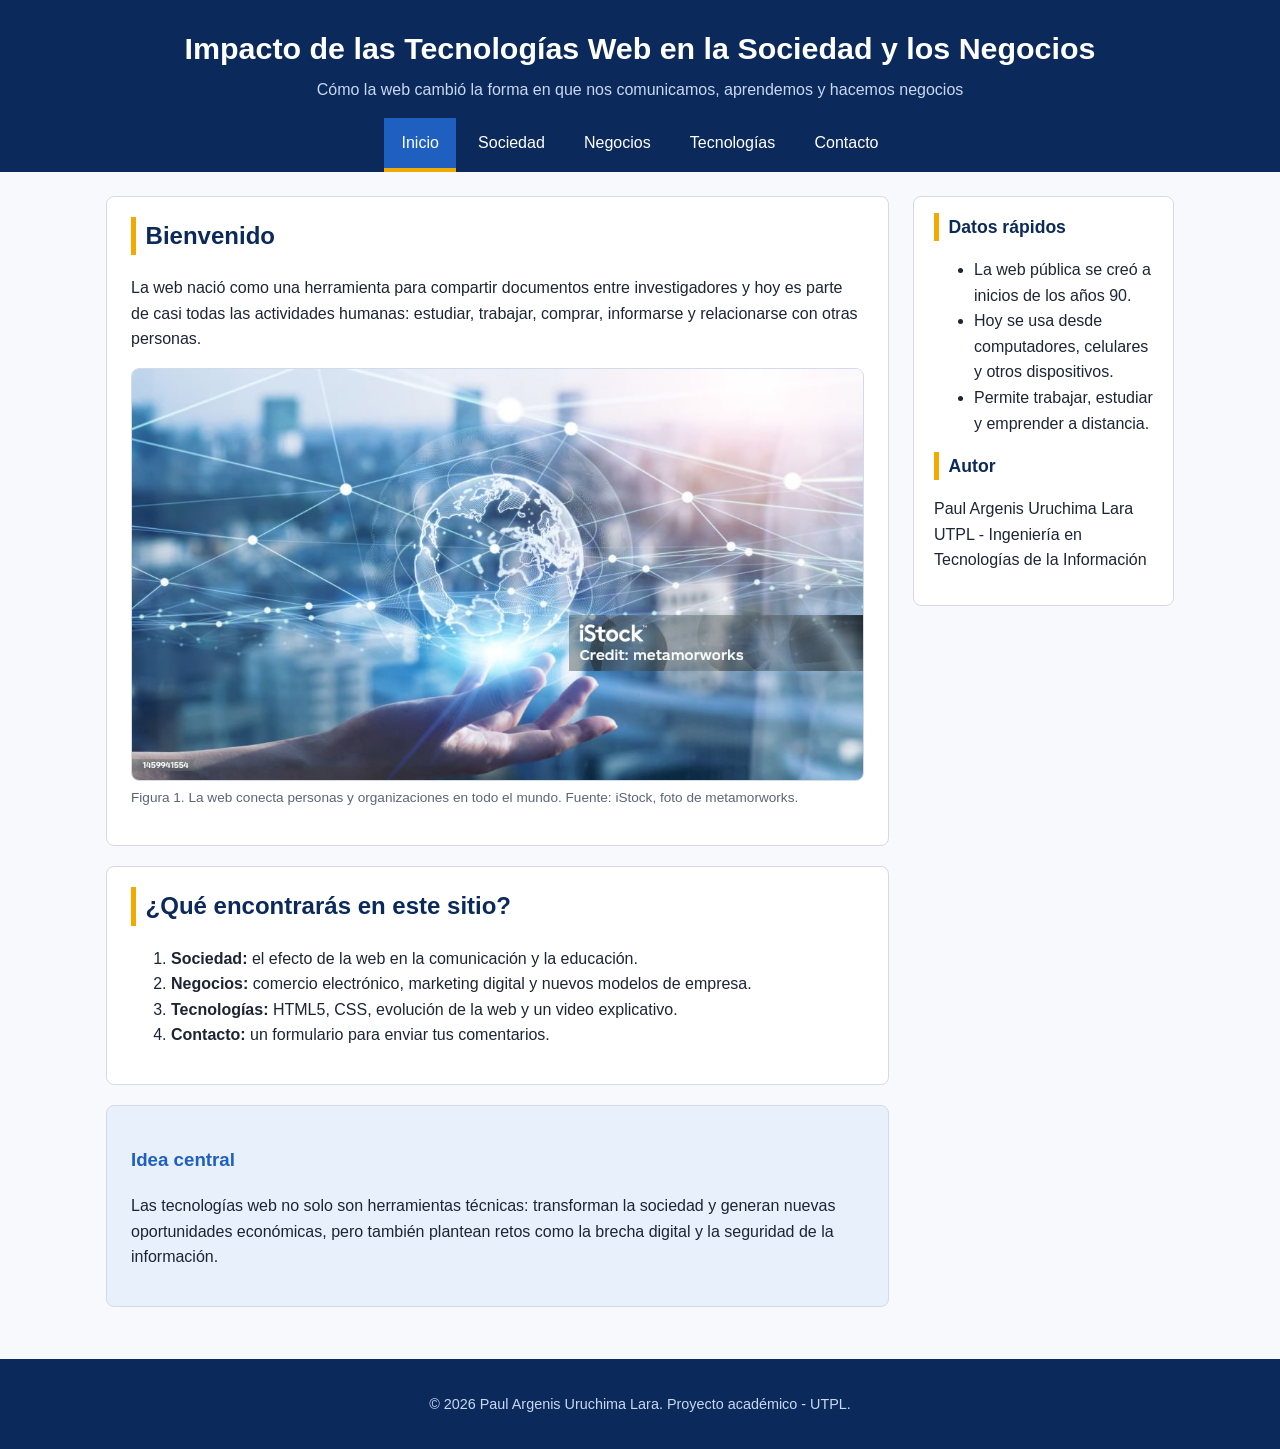
<file: index.html>
<!DOCTYPE html>
<html lang="es">
<head>
  <meta charset="UTF-8">
  <meta name="viewport" content="width=device-width, initial-scale=1.0">
  <meta name="description" content="Sitio web sobre el impacto de las tecnologías web en la sociedad y los negocios.">
  <title>Inicio | Impacto de las Tecnologías Web</title>
  <link rel="stylesheet" href="css/styles.css">
</head>
<body>

  <!-- Encabezado principal del sitio -->
  <header>
    <h1>Impacto de las Tecnologías Web en la Sociedad y los Negocios</h1>
    <p>Cómo la web cambió la forma en que nos comunicamos, aprendemos y hacemos negocios</p>

    <!-- Menú de navegación -->
    <nav aria-label="Menú principal">
      <ul>
        <li><a href="index.html" class="activo">Inicio</a></li>
        <li><a href="paginas/sociedad.html">Sociedad</a></li>
        <li><a href="paginas/negocios.html">Negocios</a></li>
        <li><a href="paginas/tecnologias.html">Tecnologías</a></li>
        <li><a href="paginas/contacto.html">Contacto</a></li>
      </ul>
    </nav>
  </header>

  <div class="contenedor">
    <main>
      <section>
        <h2>Bienvenido</h2>
        <p>
          La web nació como una herramienta para compartir documentos entre
          investigadores y hoy es parte de casi todas las actividades humanas:
          estudiar, trabajar, comprar, informarse y relacionarse con otras personas.
        </p>
        <figure>
          <img src="imagenes/web-global.jpg" alt="Ilustración de una red global de dispositivos conectados a la web" width="800" height="400">
          <figcaption>Figura 1. La web conecta personas y organizaciones en todo el mundo. Fuente: iStock, foto de metamorworks.</figcaption>
        </figure>
      </section>

      <section>
        <h2>¿Qué encontrarás en este sitio?</h2>
        <ol>
          <li><strong>Sociedad:</strong> el efecto de la web en la comunicación y la educación.</li>
          <li><strong>Negocios:</strong> comercio electrónico, marketing digital y nuevos modelos de empresa.</li>
          <li><strong>Tecnologías:</strong> HTML5, CSS, evolución de la web y un video explicativo.</li>
          <li><strong>Contacto:</strong> un formulario para enviar tus comentarios.</li>
        </ol>
      </section>

      <article>
        <h3>Idea central</h3>
        <p>
          Las tecnologías web no solo son herramientas técnicas: transforman la
          sociedad y generan nuevas oportunidades económicas, pero también plantean
          retos como la brecha digital y la seguridad de la información.
        </p>
      </article>
    </main>

    <!-- Contenido complementario -->
    <aside>
      <h2>Datos rápidos</h2>
      <ul>
        <li>La web pública se creó a inicios de los años 90.</li>
        <li>Hoy se usa desde computadores, celulares y otros dispositivos.</li>
        <li>Permite trabajar, estudiar y emprender a distancia.</li>
      </ul>
      <h2>Autor</h2>
      <p>Paul Argenis Uruchima Lara<br>UTPL - Ingeniería en Tecnologías de la Información</p>
    </aside>
  </div>

  <footer>
    <p>&copy; 2026 Paul Argenis Uruchima Lara. Proyecto académico - UTPL.</p>
  </footer>

</body>
</html>
</file>
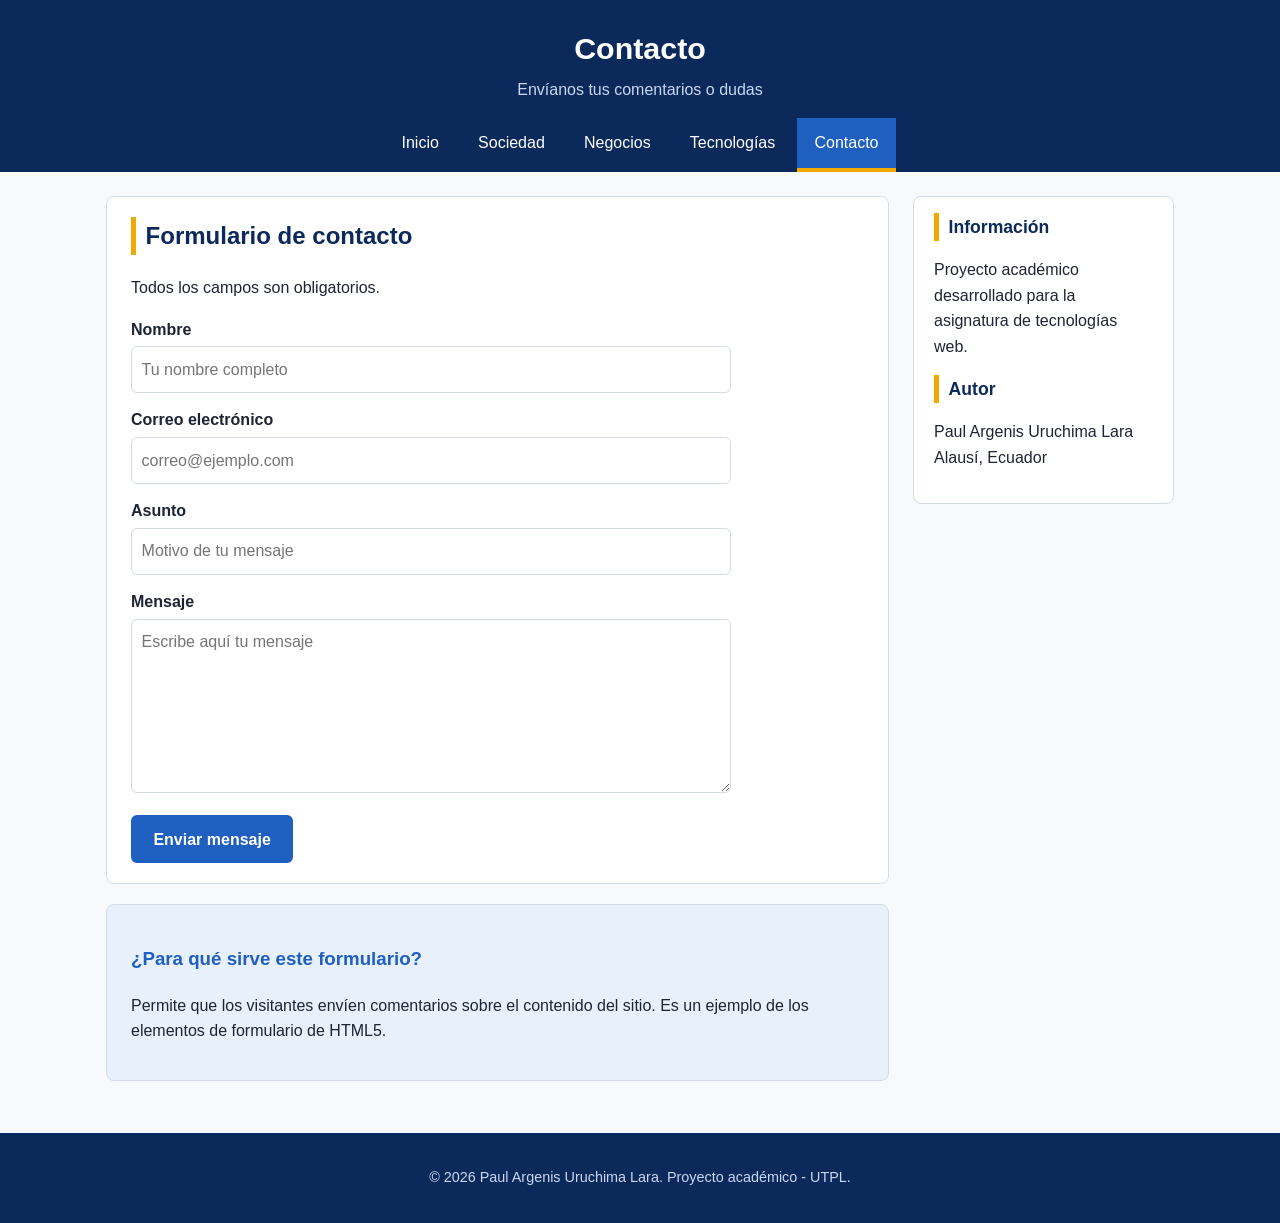
<file: paginas/contacto.html>
<!DOCTYPE html>
<html lang="es">

<head>
    <meta charset="UTF-8">
    <meta name="viewport" content="width=device-width, initial-scale=1.0">
    <meta name="description" content="Formulario de contacto del sitio sobre el impacto de las tecnologías web.">
    <title>Contacto | Impacto de las Tecnologías Web</title>
    <link rel="stylesheet" href="../css/styles.css">
</head>

<body>

    <header>
        <h1>Contacto</h1>
        <p>Envíanos tus comentarios o dudas</p>
        <nav aria-label="Menú principal">
            <ul>
                <li><a href="../index.html">Inicio</a></li>
                <li><a href="sociedad.html">Sociedad</a></li>
                <li><a href="negocios.html">Negocios</a></li>
                <li><a href="tecnologias.html">Tecnologías</a></li>
                <li><a href="contacto.html" class="activo">Contacto</a></li>
            </ul>
        </nav>
    </header>

    <div class="contenedor">
        <main>
            <section>
                <h2>Formulario de contacto</h2>
                <p>Todos los campos son obligatorios.</p>

                <form action="#" method="post">
                    <div>
                        <label for="nombre">Nombre</label>
                        <input type="text" id="nombre" name="nombre" placeholder="Tu nombre completo" required>
                    </div>

                    <div>
                        <label for="correo">Correo electrónico</label>
                        <input type="email" id="correo" name="correo" placeholder="correo@ejemplo.com" required>
                    </div>

                    <div>
                        <label for="asunto">Asunto</label>
                        <input type="text" id="asunto" name="asunto" placeholder="Motivo de tu mensaje" required>
                    </div>

                    <div>
                        <label for="mensaje">Mensaje</label>
                        <textarea id="mensaje" name="mensaje" rows="6" placeholder="Escribe aquí tu mensaje"
                            required></textarea>
                    </div>

                    <button type="submit">Enviar mensaje</button>
                </form>
            </section>

            <article>
                <h3>¿Para qué sirve este formulario?</h3>
                <p>
                    Permite que los visitantes envíen comentarios sobre el contenido del sitio.
                    Es un ejemplo de los elementos de formulario de HTML5.
                </p>
            </article>
        </main>

        <aside>
            <h2>Información</h2>
            <p>Proyecto académico desarrollado para la asignatura de tecnologías web.</p>
            <h2>Autor</h2>
            <p>Paul Argenis Uruchima Lara<br>Alausí, Ecuador</p>
        </aside>
    </div>

    <footer>
        <p>&copy; 2026 Paul Argenis Uruchima Lara. Proyecto académico - UTPL.</p>
    </footer>

</body>

</html>
</file>
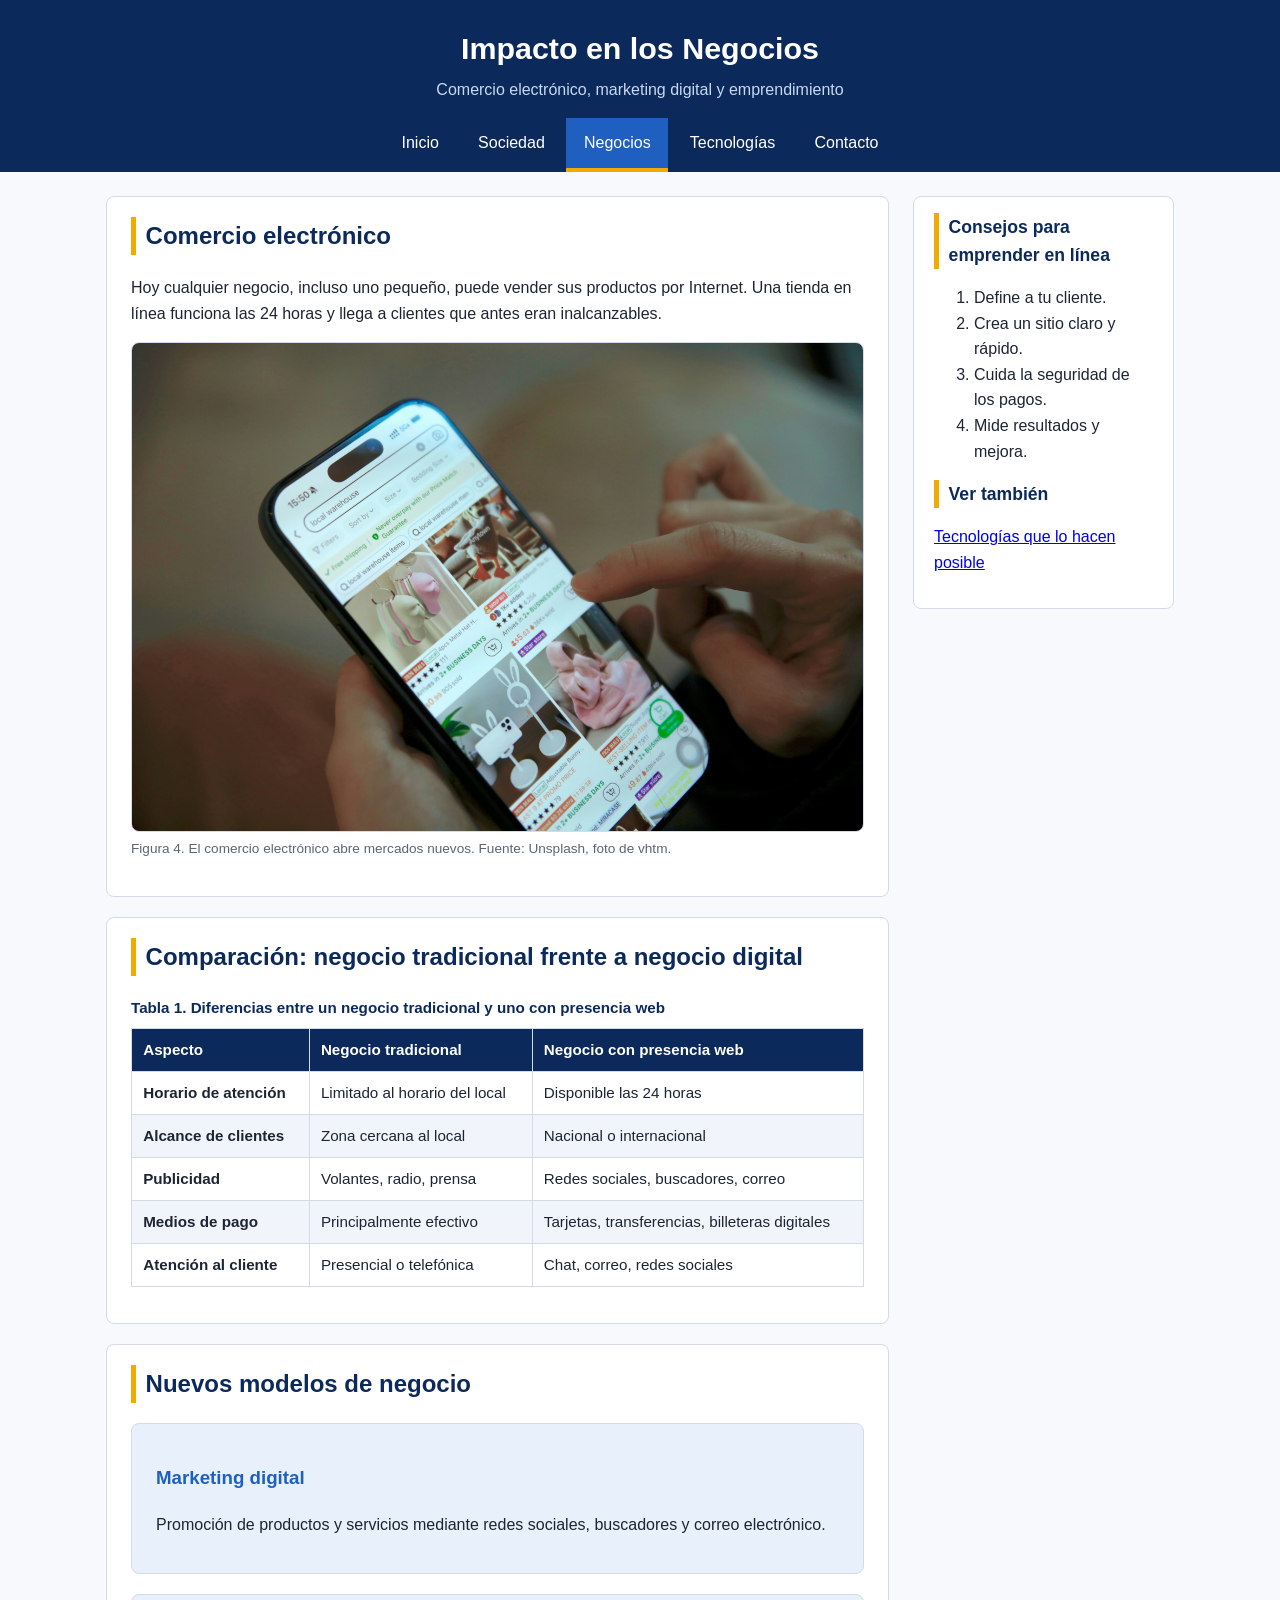
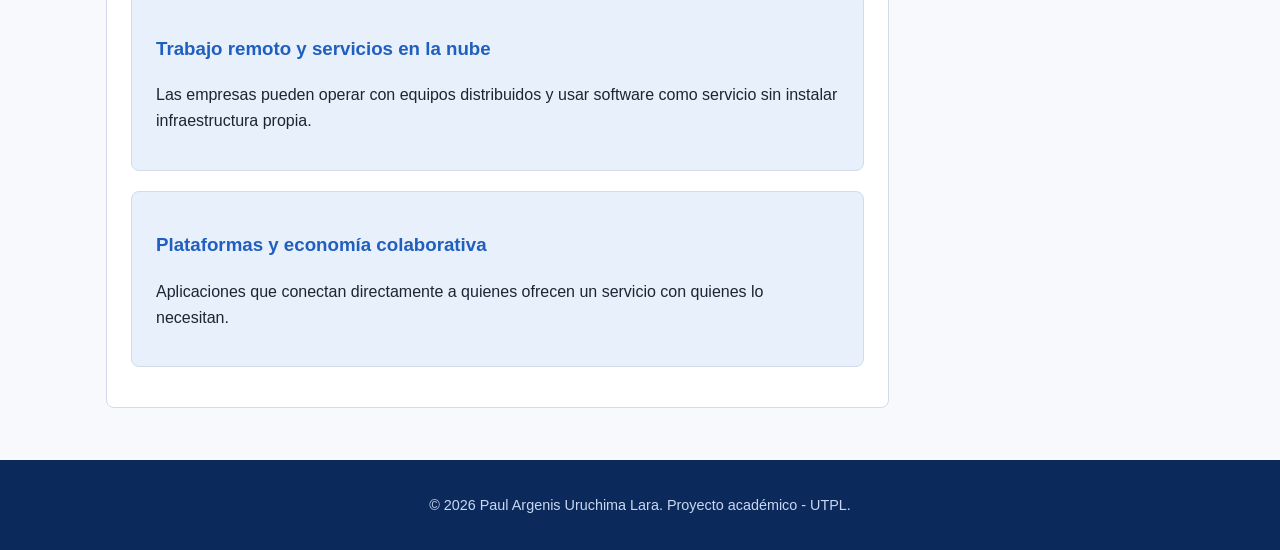
<file: paginas/negocios.html>
<!DOCTYPE html>
<html lang="es">
<head>
  <meta charset="UTF-8">
  <meta name="viewport" content="width=device-width, initial-scale=1.0">
  <meta name="description" content="Comercio electrónico, marketing digital y nuevos modelos de negocio gracias a la web.">
  <title>Negocios | Impacto de las Tecnologías Web</title>
  <link rel="stylesheet" href="../css/styles.css">
</head>
<body>

  <header>
    <h1>Impacto en los Negocios</h1>
    <p>Comercio electrónico, marketing digital y emprendimiento</p>
    <nav aria-label="Menú principal">
      <ul>
        <li><a href="../index.html">Inicio</a></li>
        <li><a href="sociedad.html">Sociedad</a></li>
        <li><a href="negocios.html" class="activo">Negocios</a></li>
        <li><a href="tecnologias.html">Tecnologías</a></li>
        <li><a href="contacto.html">Contacto</a></li>
      </ul>
    </nav>
  </header>

  <div class="contenedor">
    <main>
      <section>
        <h2>Comercio electrónico</h2>
        <p>
          Hoy cualquier negocio, incluso uno pequeño, puede vender sus productos
          por Internet. Una tienda en línea funciona las 24 horas y llega a clientes
          que antes eran inalcanzables.
        </p>
        <figure>
          <img src="../imagenes/comercio.jpg" alt="Persona realizando una compra en línea" width="800">
          <figcaption>Figura 4. El comercio electrónico abre mercados nuevos. Fuente: Unsplash, foto de vhtm.</figcaption>
        </figure>
      </section>

      <section>
        <h2>Comparación: negocio tradicional frente a negocio digital</h2>
        <table>
          <caption>Tabla 1. Diferencias entre un negocio tradicional y uno con presencia web</caption>
          <thead>
            <tr>
              <th scope="col">Aspecto</th>
              <th scope="col">Negocio tradicional</th>
              <th scope="col">Negocio con presencia web</th>
            </tr>
          </thead>
          <tbody>
            <tr>
              <th scope="row">Horario de atención</th>
              <td>Limitado al horario del local</td>
              <td>Disponible las 24 horas</td>
            </tr>
            <tr>
              <th scope="row">Alcance de clientes</th>
              <td>Zona cercana al local</td>
              <td>Nacional o internacional</td>
            </tr>
            <tr>
              <th scope="row">Publicidad</th>
              <td>Volantes, radio, prensa</td>
              <td>Redes sociales, buscadores, correo</td>
            </tr>
            <tr>
              <th scope="row">Medios de pago</th>
              <td>Principalmente efectivo</td>
              <td>Tarjetas, transferencias, billeteras digitales</td>
            </tr>
            <tr>
              <th scope="row">Atención al cliente</th>
              <td>Presencial o telefónica</td>
              <td>Chat, correo, redes sociales</td>
            </tr>
          </tbody>
        </table>
      </section>

      <section>
        <h2>Nuevos modelos de negocio</h2>
        <article>
          <h3>Marketing digital</h3>
          <p>Promoción de productos y servicios mediante redes sociales, buscadores y correo electrónico.</p>
        </article>
        <article>
          <h3>Trabajo remoto y servicios en la nube</h3>
          <p>Las empresas pueden operar con equipos distribuidos y usar software como servicio sin instalar infraestructura propia.</p>
        </article>
        <article>
          <h3>Plataformas y economía colaborativa</h3>
          <p>Aplicaciones que conectan directamente a quienes ofrecen un servicio con quienes lo necesitan.</p>
        </article>
      </section>
    </main>

    <aside>
      <h2>Consejos para emprender en línea</h2>
      <ol>
        <li>Define a tu cliente.</li>
        <li>Crea un sitio claro y rápido.</li>
        <li>Cuida la seguridad de los pagos.</li>
        <li>Mide resultados y mejora.</li>
      </ol>
      <h2>Ver también</h2>
      <p><a href="tecnologias.html">Tecnologías que lo hacen posible</a></p>
    </aside>
  </div>

  <footer>
    <p>&copy; 2026 Paul Argenis Uruchima Lara. Proyecto académico - UTPL.</p>
  </footer>

</body>
</html>
</file>
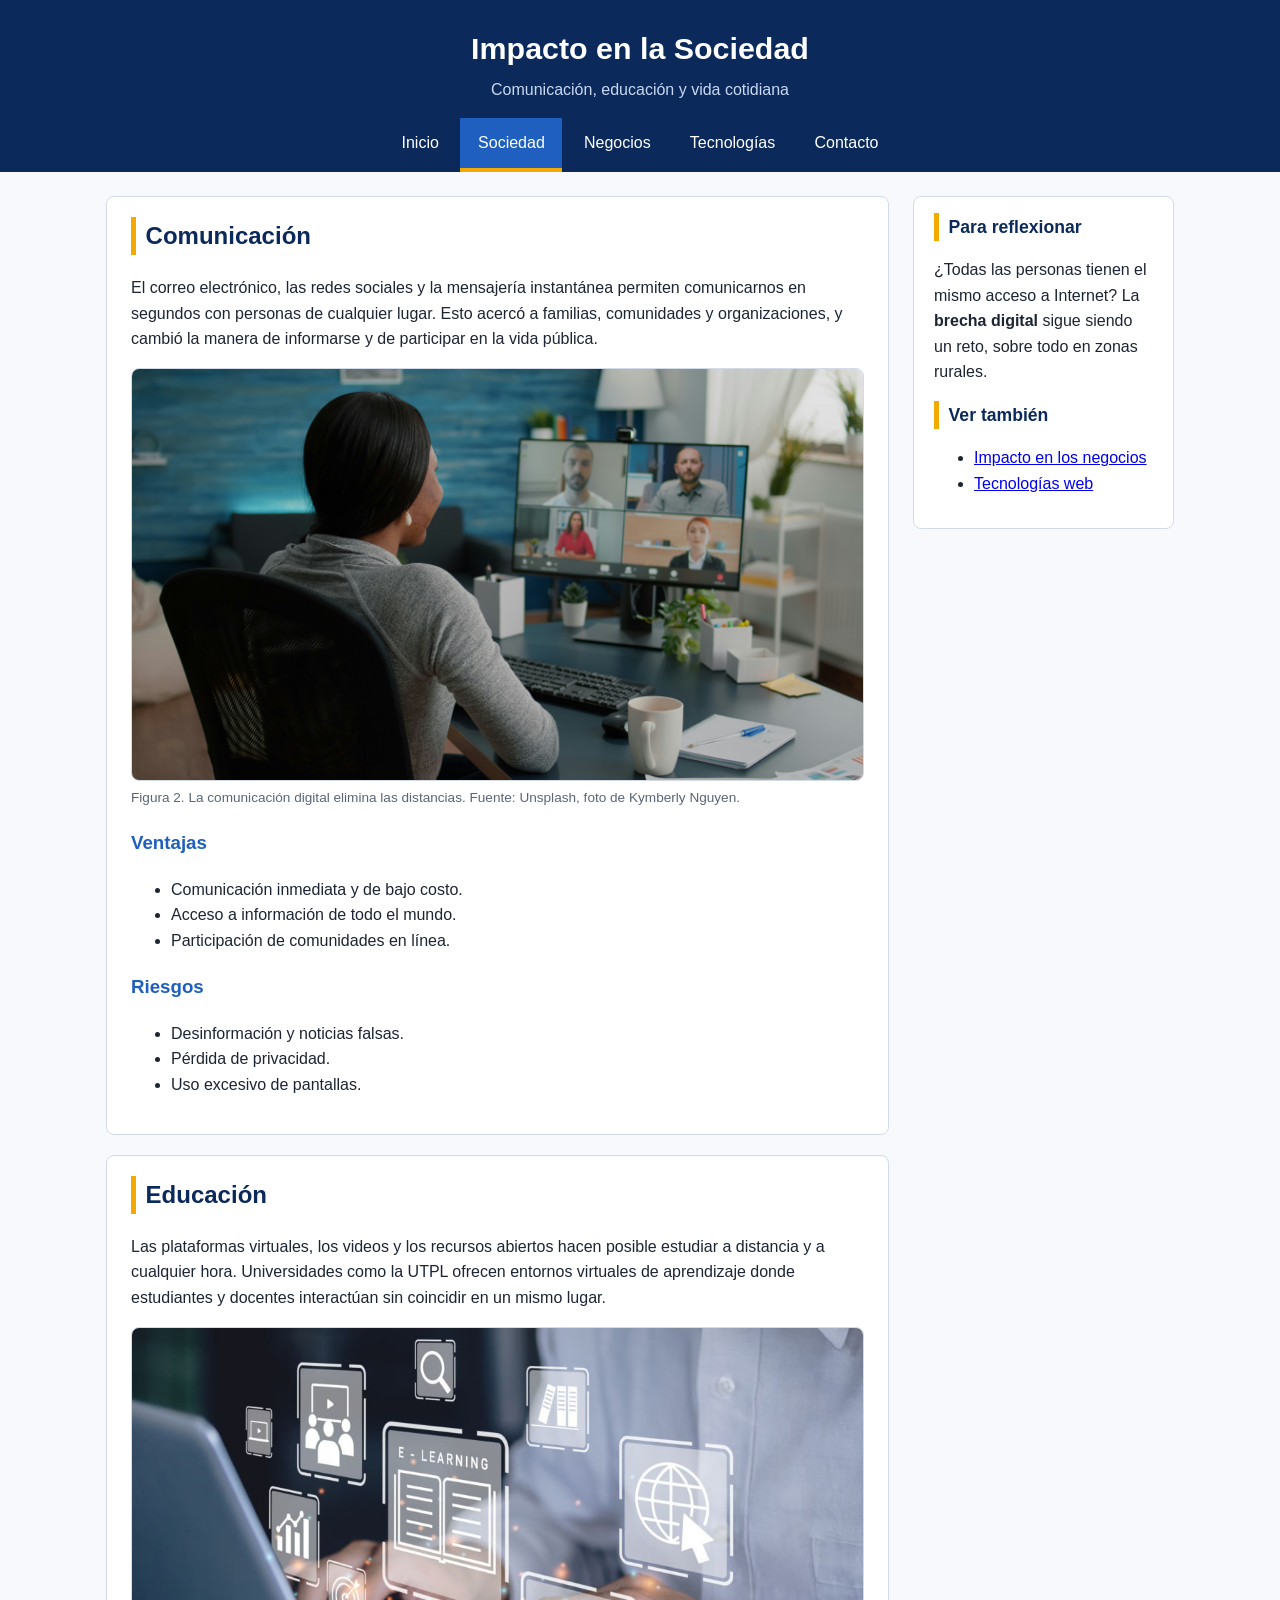
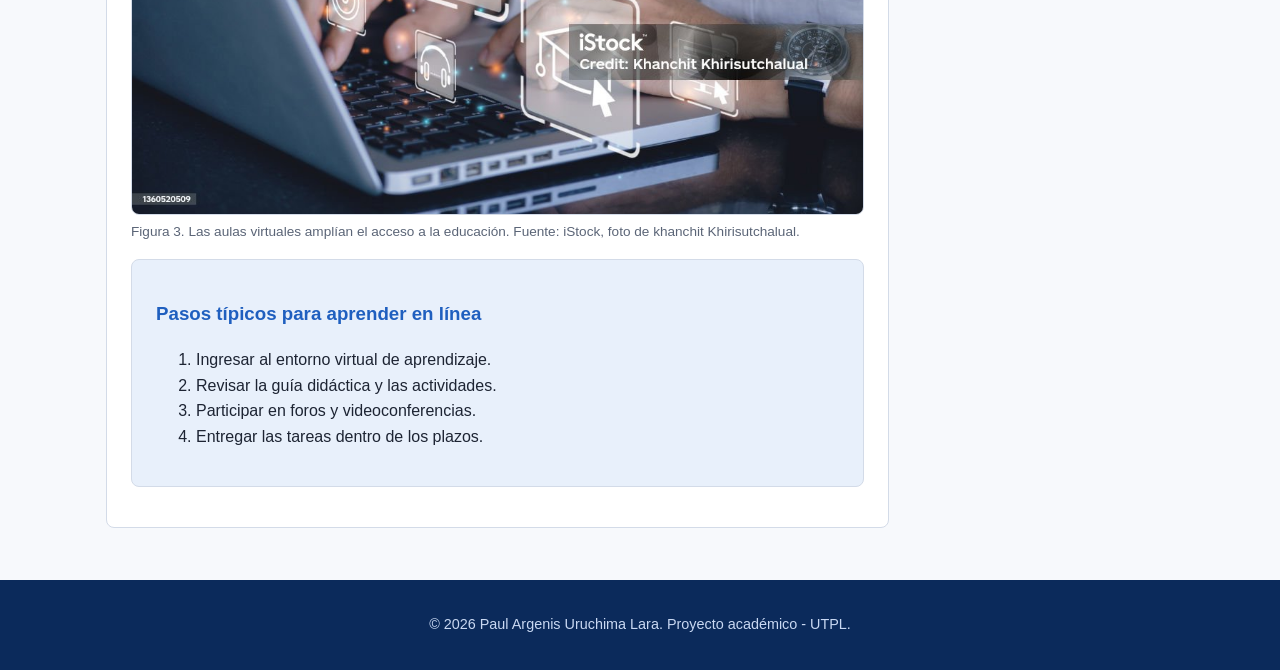
<file: paginas/sociedad.html>
<!DOCTYPE html>
<html lang="es">

<head>
    <meta charset="UTF-8">
    <meta name="viewport" content="width=device-width, initial-scale=1.0">
    <meta name="description"
        content="Impacto de las tecnologías web en la comunicación, la educación y la vida diaria.">
    <title>Sociedad | Impacto de las Tecnologías Web</title>
    <link rel="stylesheet" href="../css/styles.css">
</head>

<body>

    <header>
        <h1>Impacto en la Sociedad</h1>
        <p>Comunicación, educación y vida cotidiana</p>
        <nav aria-label="Menú principal">
            <ul>
                <li><a href="../index.html">Inicio</a></li>
                <li><a href="sociedad.html" class="activo">Sociedad</a></li>
                <li><a href="negocios.html">Negocios</a></li>
                <li><a href="tecnologias.html">Tecnologías</a></li>
                <li><a href="contacto.html">Contacto</a></li>
            </ul>
        </nav>
    </header>

    <div class="contenedor">
        <main>
            <section>
                <h2>Comunicación</h2>
                <p>
                    El correo electrónico, las redes sociales y la mensajería instantánea
                    permiten comunicarnos en segundos con personas de cualquier lugar.
                    Esto acercó a familias, comunidades y organizaciones, y cambió la
                    manera de informarse y de participar en la vida pública.
                </p>
                <figure>
                    <img src="../imagenes/comunicacion.jpg" alt="Personas comunicándose mediante dispositivos digitales"
                        width="800">
                    <figcaption>Figura 2. La comunicación digital elimina las distancias. Fuente: Unsplash, foto de Kymberly Nguyen.</figcaption>
                </figure>
                <h3>Ventajas</h3>
                <ul>
                    <li>Comunicación inmediata y de bajo costo.</li>
                    <li>Acceso a información de todo el mundo.</li>
                    <li>Participación de comunidades en línea.</li>
                </ul>
                <h3>Riesgos</h3>
                <ul>
                    <li>Desinformación y noticias falsas.</li>
                    <li>Pérdida de privacidad.</li>
                    <li>Uso excesivo de pantallas.</li>
                </ul>
            </section>

            <section>
                <h2>Educación</h2>
                <p>
                    Las plataformas virtuales, los videos y los recursos abiertos hacen
                    posible estudiar a distancia y a cualquier hora. Universidades como la
                    UTPL ofrecen entornos virtuales de aprendizaje donde estudiantes
                    y docentes interactúan sin coincidir en un mismo lugar.
                </p>
                <figure>
                    <img src="../imagenes/educacion.jpg" alt="Estudiante aprendiendo en línea con un computador"
                        width="800">
                    <figcaption>Figura 3. Las aulas virtuales amplían el acceso a la educación. Fuente: iStock, foto de khanchit Khirisutchalual.</figcaption>
                </figure>

                <article>
                    <h3>Pasos típicos para aprender en línea</h3>
                    <ol>
                        <li>Ingresar al entorno virtual de aprendizaje.</li>
                        <li>Revisar la guía didáctica y las actividades.</li>
                        <li>Participar en foros y videoconferencias.</li>
                        <li>Entregar las tareas dentro de los plazos.</li>
                    </ol>
                </article>
            </section>
        </main>

        <aside>
            <h2>Para reflexionar</h2>
            <p>
                ¿Todas las personas tienen el mismo acceso a Internet? La
                <strong>brecha digital</strong> sigue siendo un reto, sobre todo en zonas rurales.
            </p>
            <h2>Ver también</h2>
            <ul>
                <li><a href="negocios.html">Impacto en los negocios</a></li>
                <li><a href="tecnologias.html">Tecnologías web</a></li>
            </ul>
        </aside>
    </div>

    <footer>
        <p>&copy; 2026 Paul Argenis Uruchima Lara. Proyecto académico - UTPL.</p>
    </footer>

</body>

</html>
</file>
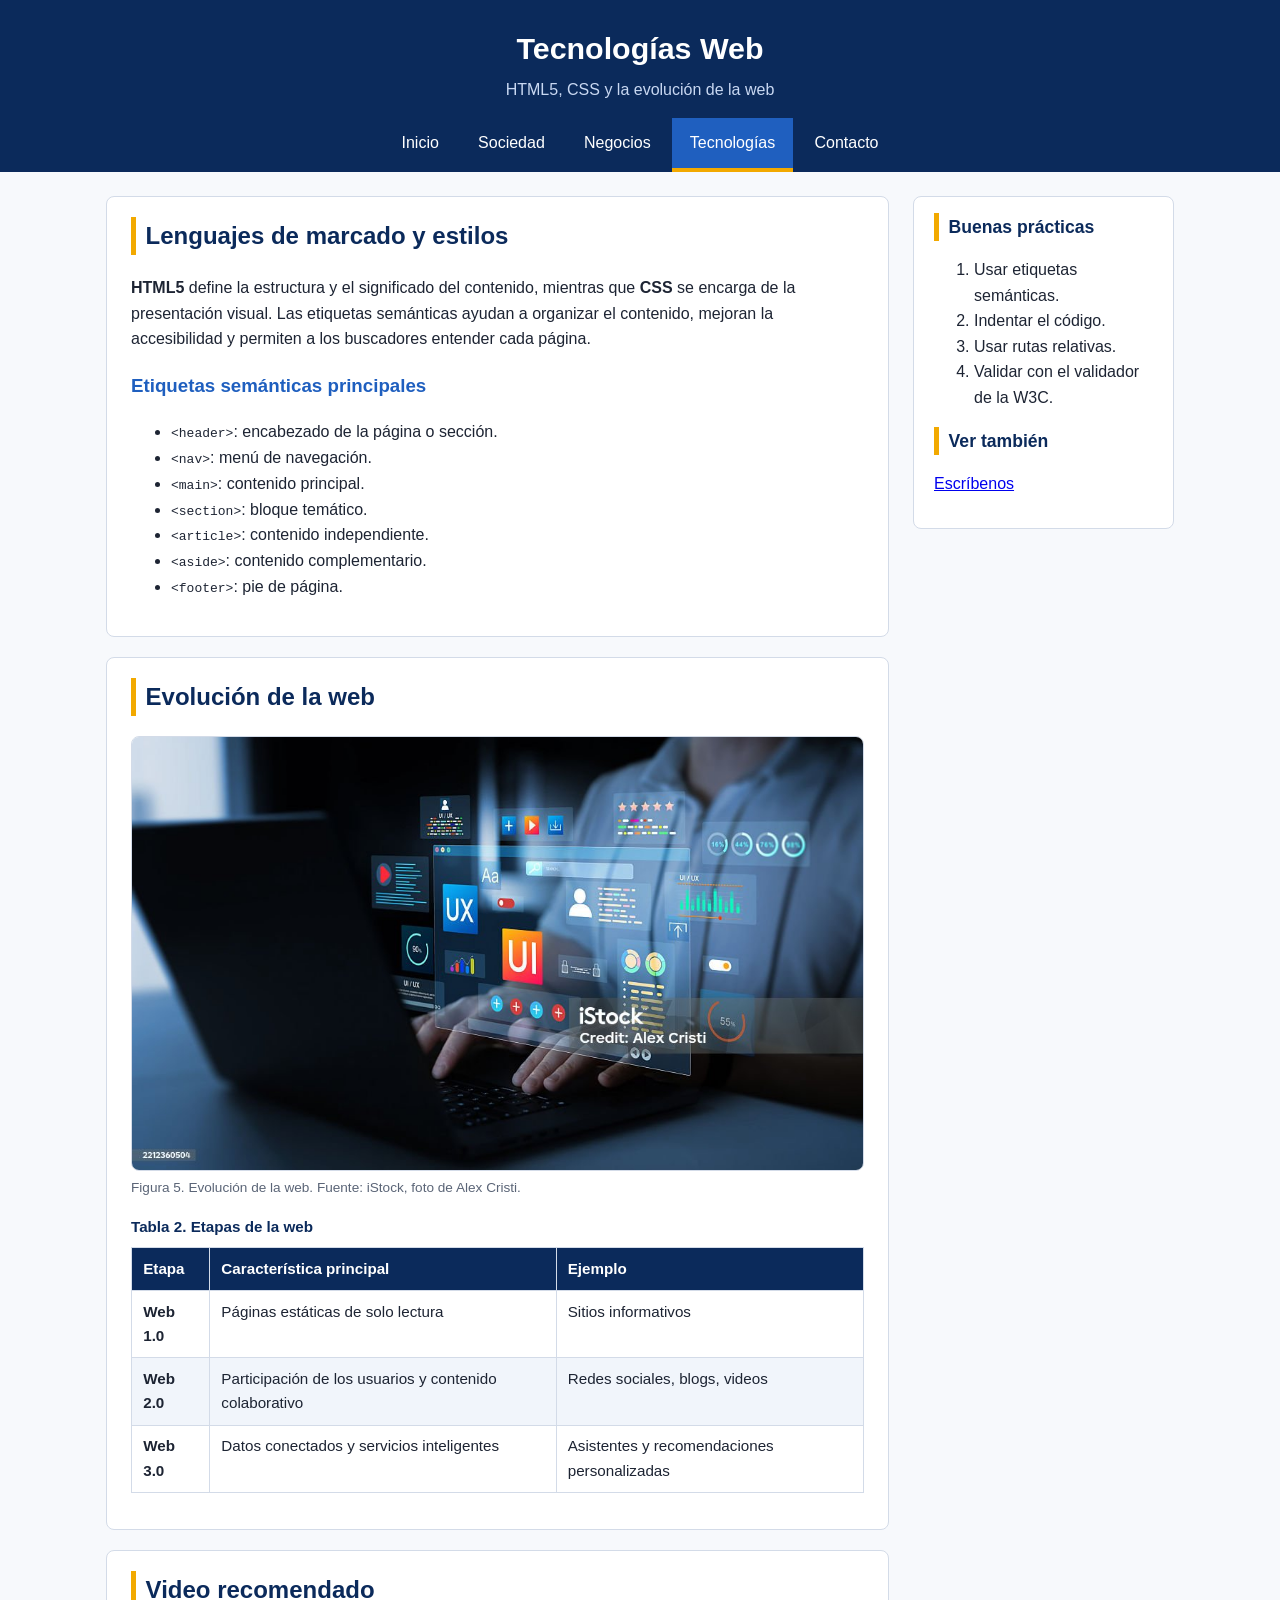
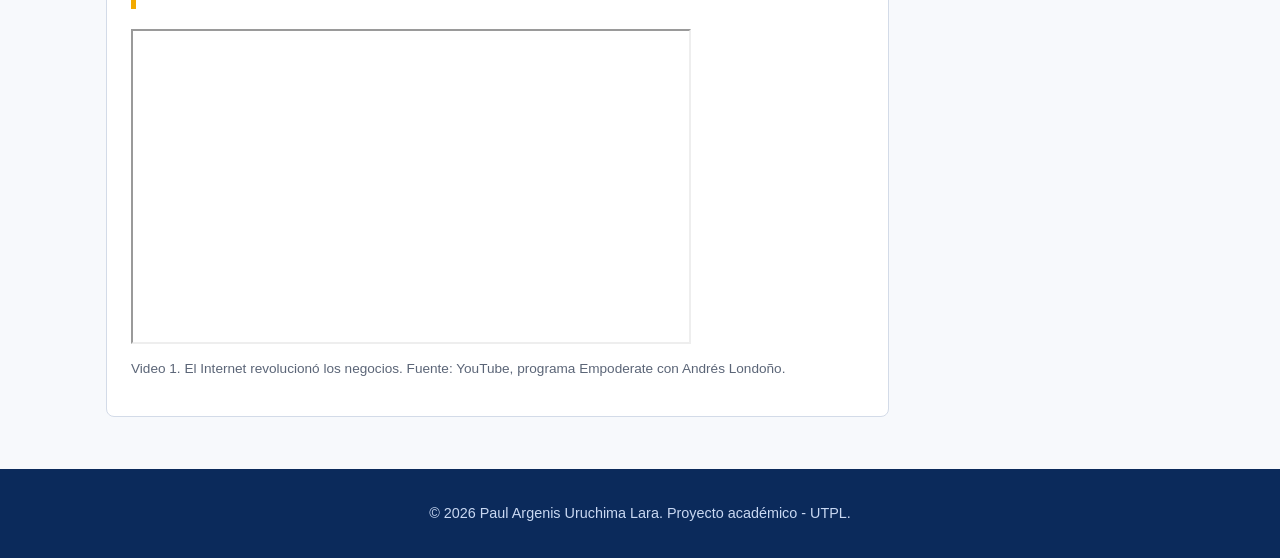
<file: paginas/tecnologias.html>
<!DOCTYPE html>
<html lang="es">

<head>
    <meta charset="UTF-8">
    <meta name="viewport" content="width=device-width, initial-scale=1.0">
    <meta name="description" content="Tecnologías web: HTML5, CSS, evolución de la web y recursos multimedia.">
    <title>Tecnologías | Impacto de las Tecnologías Web</title>
    <link rel="stylesheet" href="../css/styles.css">
</head>

<body>

    <header>
        <h1>Tecnologías Web</h1>
        <p>HTML5, CSS y la evolución de la web</p>
        <nav aria-label="Menú principal">
            <ul>
                <li><a href="../index.html">Inicio</a></li>
                <li><a href="sociedad.html">Sociedad</a></li>
                <li><a href="negocios.html">Negocios</a></li>
                <li><a href="tecnologias.html" class="activo">Tecnologías</a></li>
                <li><a href="contacto.html">Contacto</a></li>
            </ul>
        </nav>
    </header>

    <div class="contenedor">
        <main>
            <section>
                <h2>Lenguajes de marcado y estilos</h2>
                <p>
                    <strong>HTML5</strong> define la estructura y el significado del contenido,
                    mientras que <strong>CSS</strong> se encarga de la presentación visual.
                    Las etiquetas semánticas ayudan a organizar el contenido, mejoran la
                    accesibilidad y permiten a los buscadores entender cada página.
                </p>

                <h3>Etiquetas semánticas principales</h3>
                <ul>
                    <li><code>&lt;header&gt;</code>: encabezado de la página o sección.</li>
                    <li><code>&lt;nav&gt;</code>: menú de navegación.</li>
                    <li><code>&lt;main&gt;</code>: contenido principal.</li>
                    <li><code>&lt;section&gt;</code>: bloque temático.</li>
                    <li><code>&lt;article&gt;</code>: contenido independiente.</li>
                    <li><code>&lt;aside&gt;</code>: contenido complementario.</li>
                    <li><code>&lt;footer&gt;</code>: pie de página.</li>
                </ul>
            </section>

            <section>
                <h2>Evolución de la web</h2>
                <figure>
                    <img src="../imagenes/evolucion.jpg" alt="Tecnología y desarrollo web" width="800">
                    <figcaption>Figura 5. Evolución de la web. Fuente: iStock, foto de Alex Cristi.</figcaption>
                </figure>

                <table>
                    <caption>Tabla 2. Etapas de la web</caption>
                    <thead>
                        <tr>
                            <th scope="col">Etapa</th>
                            <th scope="col">Característica principal</th>
                            <th scope="col">Ejemplo</th>
                        </tr>
                    </thead>
                    <tbody>
                        <tr>
                            <th scope="row">Web 1.0</th>
                            <td>Páginas estáticas de solo lectura</td>
                            <td>Sitios informativos</td>
                        </tr>
                        <tr>
                            <th scope="row">Web 2.0</th>
                            <td>Participación de los usuarios y contenido colaborativo</td>
                            <td>Redes sociales, blogs, videos</td>
                        </tr>
                        <tr>
                            <th scope="row">Web 3.0</th>
                            <td>Datos conectados y servicios inteligentes</td>
                            <td>Asistentes y recomendaciones personalizadas</td>
                        </tr>
                    </tbody>
                </table>
            </section>
            <section>
                <h2>Video recomendado</h2>
                <figure>
                    <iframe width="560" height="315" src="https://www.youtube.com/embed/xJlaY1izp7I"
                        title="El Internet revolucionó los negocios - Empoderate con Andrés Londoño"
                        allow="accelerometer; autoplay; clipboard-write; encrypted-media; gyroscope; picture-in-picture; web-share"
                        referrerpolicy="strict-origin-when-cross-origin" allowfullscreen></iframe>
                    <figcaption>Video 1. El Internet revolucionó los negocios. Fuente: YouTube, programa Empoderate con
                        Andrés Londoño.</figcaption>
                </figure>
            </section>
        </main>

        <aside>
            <h2>Buenas prácticas</h2>
            <ol>
                <li>Usar etiquetas semánticas.</li>
                <li>Indentar el código.</li>
                <li>Usar rutas relativas.</li>
                <li>Validar con el validador de la W3C.</li>
            </ol>
            <h2>Ver también</h2>
            <p><a href="contacto.html">Escríbenos</a></p>
        </aside>
    </div>

    <footer>
        <p>&copy; 2026 Paul Argenis Uruchima Lara. Proyecto académico - UTPL.</p>
    </footer>

</body>

</html>
</file>
<file: css/styles.css>
/* Hoja de estilos - Impacto de las Tecnologías Web */

:root {
  --azul-oscuro: #0b2a5b;
  --azul: #1f5fbf;
  --celeste: #e8f0fb;
  --texto: #1d2433;
  --gris: #5b6577;
  --borde: #d3dbe8;
  --acento: #f2a900;
}

* {
  box-sizing: border-box;
}

body {
  margin: 0;
  font-family: "Segoe UI", Arial, sans-serif;
  color: var(--texto);
  background: #f7f9fc;
  line-height: 1.6;
}

/* Encabezado y navegación */
header {
  background: var(--azul-oscuro);
  color: #fff;
  padding: 1.5rem 1rem 0;
  text-align: center;
}

header h1 {
  margin: 0 0 0.25rem;
  font-size: 1.9rem;
}

header p {
  margin: 0 0 1rem;
  color: #c9d8f2;
}

nav ul {
  list-style: none;
  margin: 0;
  padding: 0;
  display: flex;
  flex-wrap: wrap;
  justify-content: center;
  gap: 0.25rem;
}

nav a {
  display: block;
  padding: 0.75rem 1.1rem;
  color: #fff;
  text-decoration: none;
  border-bottom: 4px solid transparent;
}

nav a:hover,
nav a.activo {
  background: var(--azul);
  border-bottom-color: var(--acento);
}

/* Estructura principal */
.contenedor {
  max-width: 1100px;
  margin: 1.5rem auto;
  padding: 0 1rem;
  display: grid;
  grid-template-columns: 3fr 1fr;
  gap: 1.5rem;
}

main {
  min-width: 0;
}

section,
article {
  background: #fff;
  border: 1px solid var(--borde);
  border-radius: 8px;
  padding: 1.25rem 1.5rem;
  margin-bottom: 1.25rem;
}

article {
  background: var(--celeste);
}

h2 {
  color: var(--azul-oscuro);
  margin-top: 0;
  border-left: 5px solid var(--acento);
  padding-left: 0.6rem;
}

h3 {
  color: var(--azul);
}

h4,
h5,
h6 {
  color: var(--gris);
  margin-bottom: 0.3rem;
}

aside {
  background: #fff;
  border: 1px solid var(--borde);
  border-radius: 8px;
  padding: 1rem 1.25rem;
  align-self: start;
}

aside h2 {
  font-size: 1.1rem;
}

/* Imágenes y video */
figure {
  margin: 1rem 0;
}

figure img,
video {
  max-width: 100%;
  height: auto;
  border-radius: 8px;
  border: 1px solid var(--borde);
  display: block;
}

figcaption {
  font-size: 0.85rem;
  color: var(--gris);
  margin-top: 0.4rem;
}

/* Tablas */
table {
  width: 100%;
  border-collapse: collapse;
  margin: 1rem 0;
  font-size: 0.95rem;
}

caption {
  font-weight: bold;
  text-align: left;
  padding-bottom: 0.5rem;
  color: var(--azul-oscuro);
}

th,
td {
  border: 1px solid var(--borde);
  padding: 0.55rem 0.7rem;
  text-align: left;
  vertical-align: top;
}

thead th {
  background: var(--azul-oscuro);
  color: #fff;
}

tbody tr:nth-child(even) {
  background: #f1f5fb;
}

/* Formulario */
form {
  display: grid;
  gap: 0.9rem;
  max-width: 600px;
}

label {
  font-weight: 600;
  display: block;
  margin-bottom: 0.25rem;
}

input,
textarea {
  width: 100%;
  padding: 0.6rem;
  border: 1px solid var(--borde);
  border-radius: 6px;
  font: inherit;
}

input:focus,
textarea:focus {
  outline: 2px solid var(--azul);
}

button {
  background: var(--azul);
  color: #fff;
  border: 0;
  border-radius: 6px;
  padding: 0.7rem 1.4rem;
  font: inherit;
  font-weight: 600;
  cursor: pointer;
  justify-self: start;
}

button:hover {
  background: var(--azul-oscuro);
}

/* Pie de página */
footer {
  background: var(--azul-oscuro);
  color: #c9d8f2;
  text-align: center;
  padding: 1.2rem 1rem;
  margin-top: 2rem;
  font-size: 0.9rem;
}

footer a {
  color: #fff;
}

/* Pantallas pequeñas */
@media (max-width: 800px) {
  .contenedor {
    grid-template-columns: 1fr;
  }

  header h1 {
    font-size: 1.4rem;
  }
}
</file>
